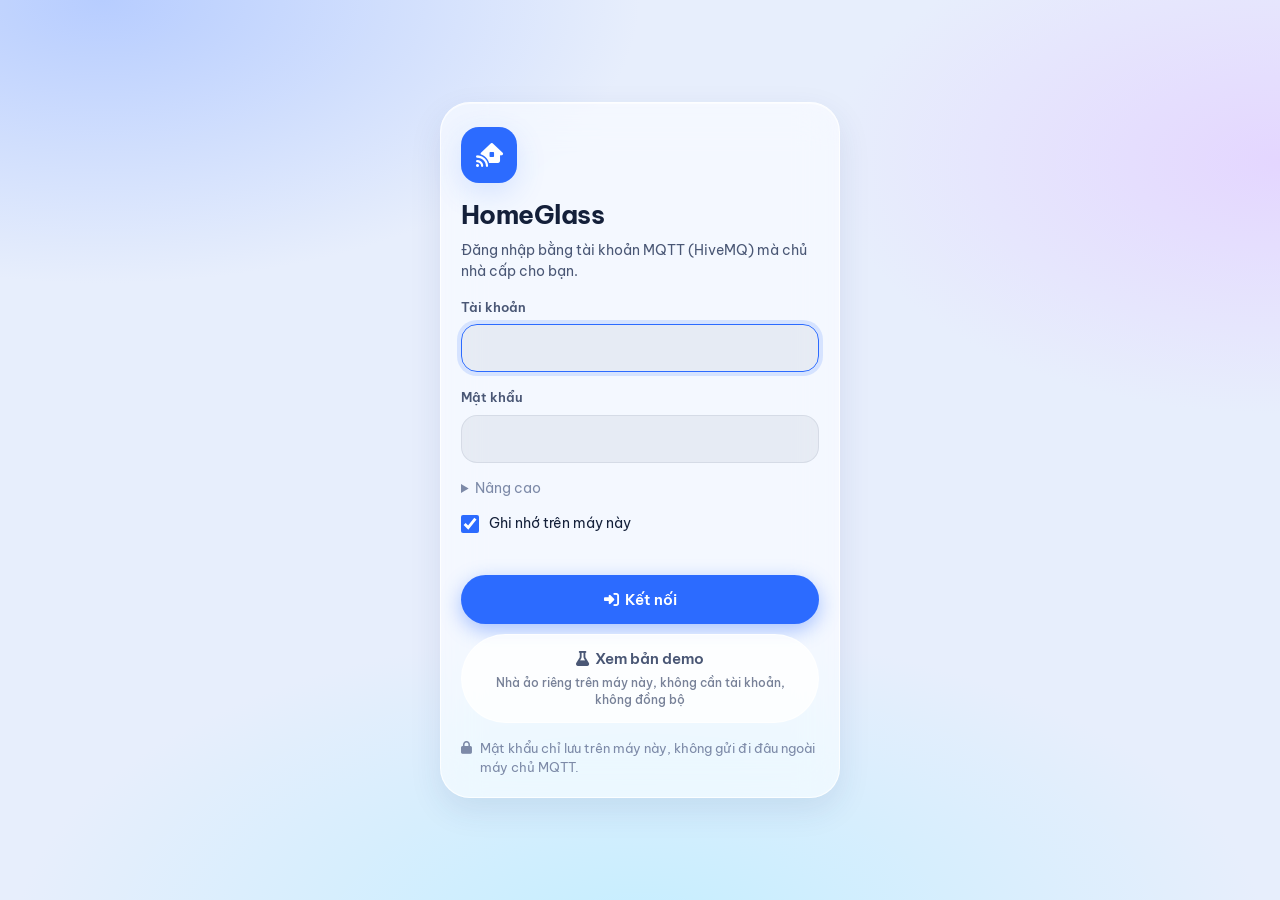
<file: index.html>
<!DOCTYPE html>
<html lang="vi">
<head>
    <meta charset="UTF-8" />
    <meta name="viewport" content="width=device-width, initial-scale=1.0" />
    <title>HomeGlass</title>
    <!-- Trang gốc của GitHub Pages: tự chuyển sang app trong thư mục app/ -->
    <meta http-equiv="refresh" content="0; url=app/" />
    <script>location.replace('app/');</script>
</head>
<body style="font-family: sans-serif; padding: 24px;">
    Đang mở HomeGlass… Nếu không tự chuyển, bấm <a href="app/">vào đây</a>.
</body>
</html>
</file>
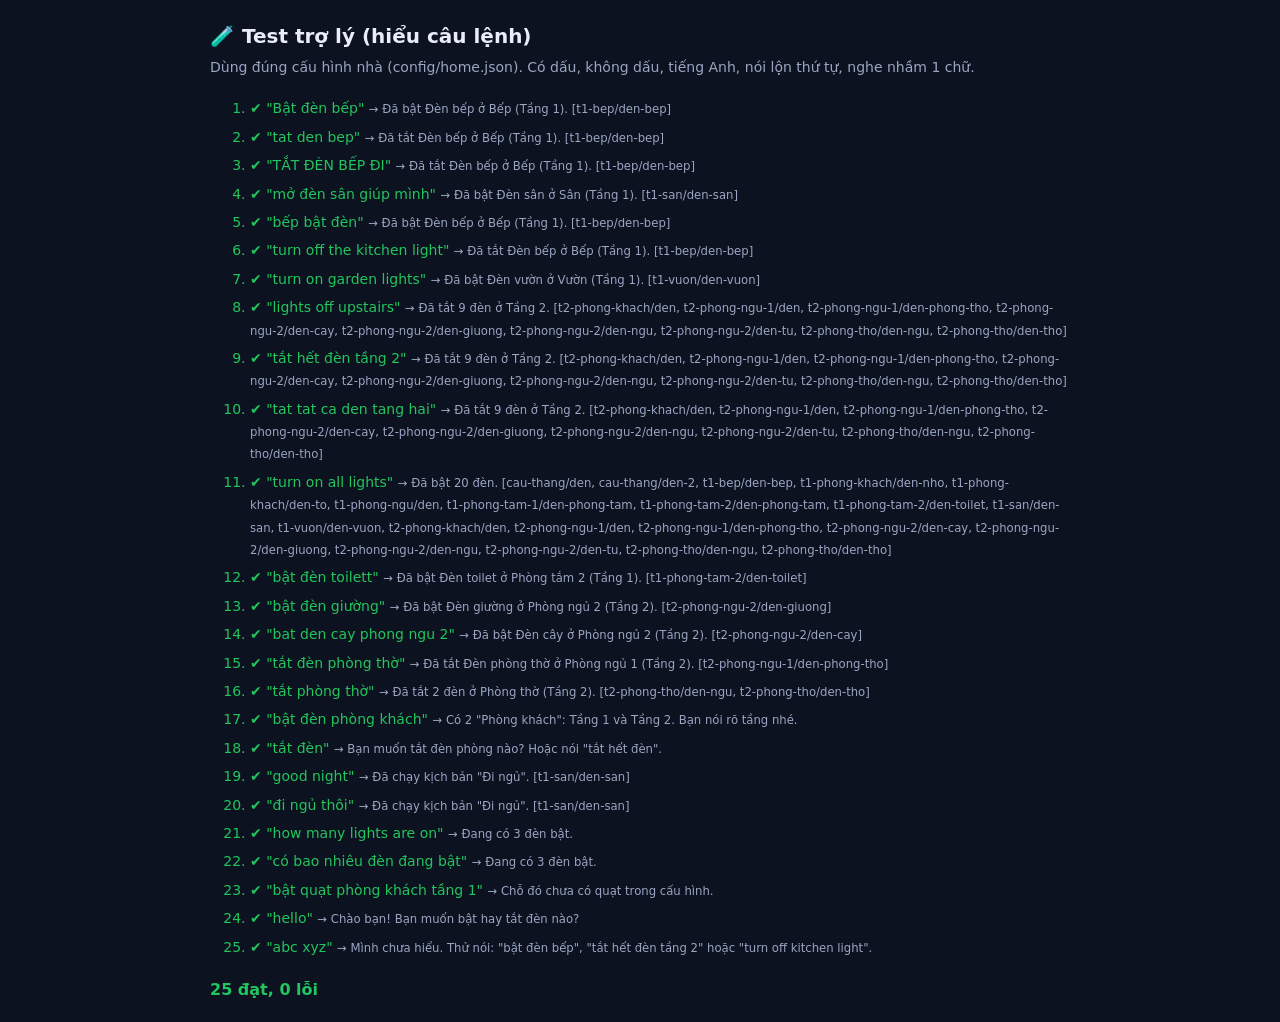
<file: tests/commands.html>
<!DOCTYPE html>
<html lang="vi">
<head>
    <meta charset="UTF-8" />
    <meta name="viewport" content="width=device-width, initial-scale=1" />
    <title>Test trợ lý · HomeGlass</title>
    <style>
        body { font: 14px/1.6 system-ui, sans-serif; background: #0d1220; color: #e8edf8; padding: 20px 16px; max-width: 860px; margin: 0 auto; }
        h1 { font-size: 20px; margin: 0 0 4px; }
        p { color: #9aa6c2; margin: 0 0 16px; }
        li { padding: 3px 0; }
        small { color: #9aa6c2; }
        .pass { color: #22c55e; } .fail { color: #ef4444; font-weight: 600; }
        #summary { font-size: 16px; font-weight: 700; margin-top: 16px; }
    </style>
</head>
<body>
    <h1>🧪 Test trợ lý (hiểu câu lệnh)</h1>
    <p>Dùng đúng cấu hình nhà (config/home.json). Có dấu, không dấu, tiếng Anh, nói lộn thứ tự, nghe nhầm 1 chữ.</p>
    <ol id="out"></ol>
    <div id="summary">Đang chạy…</div>

<script type="module">
    import { parseHome } from '../app/js/core/config.js';
    import { interpret } from '../app/js/core/commands.js';

    const home = parseHome(await (await fetch('../config/home.json', { cache: 'no-store' })).json());
    const ctx = {
        home,
        store: { countOn: () => 3 },
        scenes: { list: () => [{ id: 'sleep', name: 'Đi ngủ', actions: [{ key: 't1-san/den-san', on: false }] }, { id: 'home', name: 'Về nhà', actions: [] }] }
    };

    const out = document.getElementById('out');
    let passed = 0, failed = 0;
    // expect: { keys?: [...], on?: bool, scene?: id, ask?: true (hỏi lại / không làm gì), reply?: chữ có trong câu trả lời }
    function check(text, expect) {
        const r = interpret(text, ctx);
        const keys = (r.actions || []).map(a => a.key).sort();
        let ok = true;
        if (expect.keys) ok &&= JSON.stringify(keys) === JSON.stringify([...expect.keys].sort());
        if (expect.count) ok &&= keys.length === expect.count;
        if (expect.on !== undefined) ok &&= (r.actions || []).length > 0 && r.actions.every(a => a.on === expect.on);
        if (expect.scene) ok &&= r.scene?.id === expect.scene;
        if (expect.ask) ok &&= !r.actions;
        if (expect.reply) ok &&= r.reply.includes(expect.reply);
        const li = document.createElement('li');
        li.className = ok ? 'pass' : 'fail';
        li.innerHTML = `${ok ? '✔' : '✘'} "${text}" <small>→ ${r.reply}${keys.length ? ` [${keys.join(', ')}]` : ''}</small>`;
        out.appendChild(li);
        ok ? passed++ : failed++;
    }

    const t2 = home.allDevices.filter(d => d.floor.id === 't2' && d.type === 'light').map(d => d.key);
    const lights = home.allDevices.filter(d => d.type === 'light' || d.type === 'stairs').length;

    check('Bật đèn bếp', { keys: ['t1-bep/den-bep'], on: true });
    check('tat den bep', { keys: ['t1-bep/den-bep'], on: false });
    check('TẮT ĐÈN BẾP ĐI', { keys: ['t1-bep/den-bep'], on: false });
    check('mở đèn sân giúp mình', { keys: ['t1-san/den-san'], on: true });
    check('bếp bật đèn', { keys: ['t1-bep/den-bep'], on: true });
    check('turn off the kitchen light', { keys: ['t1-bep/den-bep'], on: false });
    check('turn on garden lights', { keys: ['t1-vuon/den-vuon'], on: true });
    check('lights off upstairs', { keys: t2, on: false });
    check('tắt hết đèn tầng 2', { keys: t2, on: false });
    check('tat tat ca den tang hai', { keys: t2, on: false });
    check('turn on all lights', { count: lights, on: true });
    check('bật đèn toilett', { keys: ['t1-phong-tam-2/den-toilet'], on: true });
    check('bật đèn giường', { keys: ['t2-phong-ngu-2/den-giuong'], on: true });
    check('bat den cay phong ngu 2', { keys: ['t2-phong-ngu-2/den-cay'], on: true });
    // "Đèn phòng thờ" là TÊN 1 đèn ở Phòng ngủ 1 -> hiểu là đèn đó; muốn cả phòng Phòng thờ thì nói "tắt phòng thờ"
    check('tắt đèn phòng thờ', { keys: ['t2-phong-ngu-1/den-phong-tho'], on: false });
    check('tắt phòng thờ', { keys: ['t2-phong-tho/den-ngu', 't2-phong-tho/den-tho'], on: false });
    check('bật đèn phòng khách', { ask: true, reply: 'tầng' });
    check('tắt đèn', { ask: true, reply: 'phòng nào' });
    check('good night', { scene: 'sleep' });
    check('đi ngủ thôi', { scene: 'sleep' });
    check('how many lights are on', { ask: true, reply: '3 đèn' });
    check('có bao nhiêu đèn đang bật', { ask: true, reply: '3 đèn' });
    check('bật quạt phòng khách tầng 1', { ask: true, reply: 'quạt' });
    check('hello', { ask: true, reply: 'Chào' });
    check('abc xyz', { ask: true });

    const s = document.getElementById('summary');
    s.textContent = `${passed} đạt, ${failed} lỗi`;
    s.className = failed ? 'fail' : 'pass';
    window.TEST_RESULT = { passed, failed };
</script>
</body>
</html>
</file>
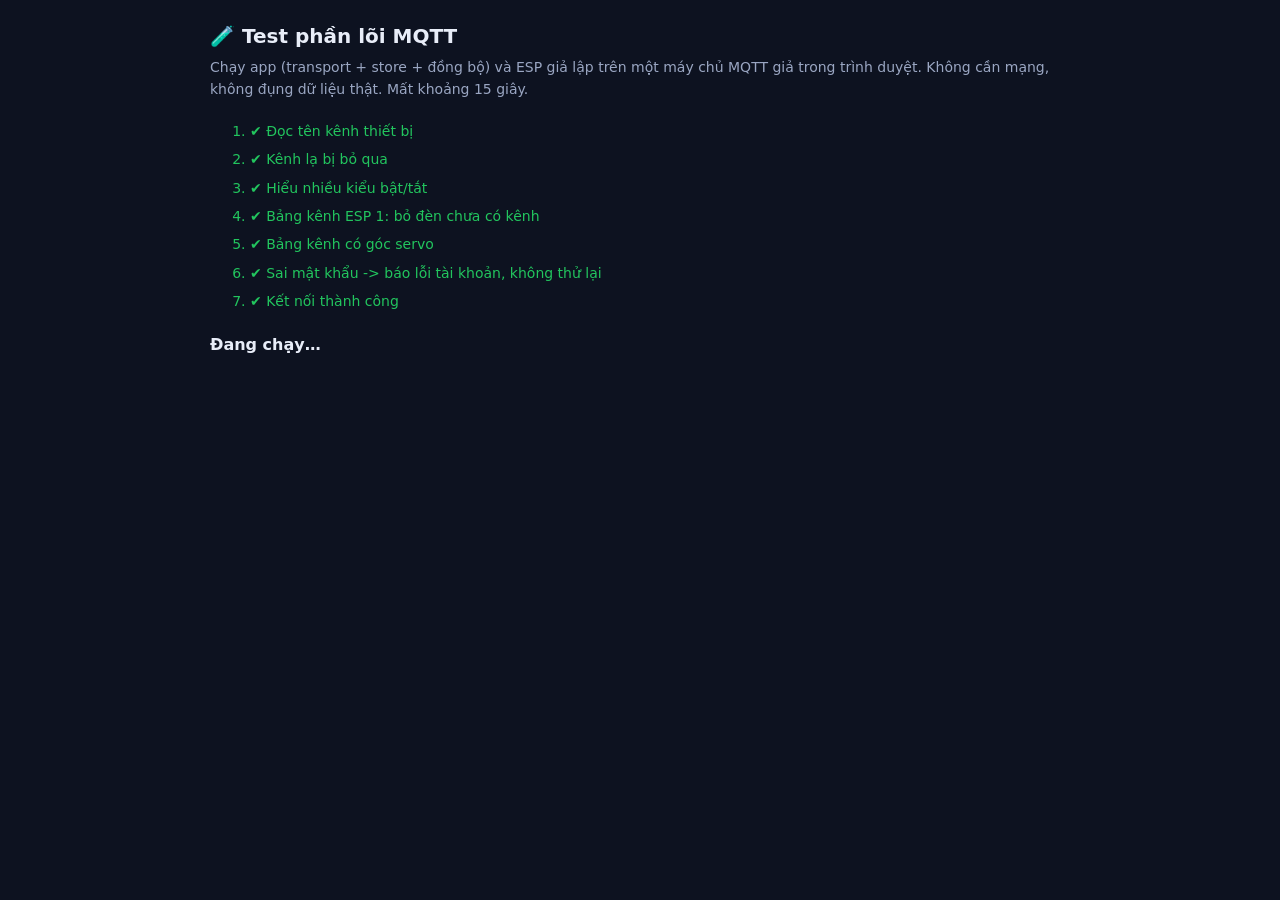
<file: tests/mqtt.html>
<!DOCTYPE html>
<html lang="vi">
<head>
    <meta charset="UTF-8" />
    <meta name="viewport" content="width=device-width, initial-scale=1" />
    <title>Test phần lõi MQTT · HomeGlass</title>
    <style>
        body { font: 14px/1.6 system-ui, sans-serif; background: #0d1220; color: #e8edf8; padding: 20px 16px; max-width: 860px; margin: 0 auto; }
        h1 { font-size: 20px; margin: 0 0 4px; }
        p { color: #9aa6c2; margin: 0 0 16px; }
        li { padding: 3px 0; }
        .pass { color: #22c55e; } .fail { color: #ef4444; font-weight: 600; }
        #summary { font-size: 16px; font-weight: 700; margin-top: 16px; }
    </style>
</head>
<body>
    <h1>🧪 Test phần lõi MQTT</h1>
    <p>Chạy app (transport + store + đồng bộ) và ESP giả lập trên một máy chủ MQTT giả trong trình duyệt. Không cần mạng, không đụng dữ liệu thật. Mất khoảng 15 giây.</p>
    <ol id="out"></ol>
    <div id="summary">Đang chạy…</div>

<script type="module">
    import { createFakeBroker } from './fake-broker.js';
    import { parseHome } from '../app/js/core/config.js';
    import { createStore } from '../app/js/core/store.js';
    import { createSync } from '../app/js/core/sync.js';
    import { createMqttTransport } from '../app/js/transport/mqtt.js';
    import { buildNodeConfigs, parseTopic, readOn } from '../app/js/core/protocol.js';
    import { getErrors } from '../app/js/core/errlog.js';
    import { createEspSim } from '../tools/esp-sim.js';

    // Test ghi nhật ký lỗi (cố tình sai mật khẩu...) -> trả lại nhật ký cũ của app khi xong
    const savedErrlog = localStorage.getItem('hg.errlog');

    const out = document.getElementById('out');
    let passed = 0, failed = 0;
    function check(name, ok, detail = '') {
        const li = document.createElement('li');
        li.className = ok ? 'pass' : 'fail';
        li.textContent = `${ok ? '✔' : '✘'} ${name}${!ok && detail ? ' - ' + detail : ''}`;
        out.appendChild(li);
        ok ? passed++ : failed++;
    }
    const sleep = ms => new Promise(r => setTimeout(r, ms));
    async function until(cond, ms = 3000) {
        const end = Date.now() + ms;
        while (Date.now() < end) { if (cond()) return true; await sleep(20); }
        return cond();
    }
    const memory = () => { const m = new Map(); return { getItem: k => m.get(k) ?? null, setItem: (k, v) => m.set(k, String(v)) }; };

    const RAW = {
        home: 'Nhà test',
        nodes: [{ id: 0, name: 'Trung tâm' }, { id: 1, name: 'ESP 1' }, { id: 2, name: 'ESP 2' }],
        floors: [{ id: 't1', name: 'Tầng 1', rooms: [{ id: 'r1', name: 'Phòng 1', node: 1, devices: [
            { id: 'd1', name: 'Đèn 1', type: 'light', actuator: 'servo', ch: 0, servo: { on: 40 } },
            { id: 'd2', name: 'Đèn 2', type: 'light', actuator: 'relay', ch: 1 },
            { id: 'd3', name: 'Đèn 3', type: 'light', actuator: 'servo', ch: null }
        ] }] }]
    };

    function fakeScenes() {
        let list = []; const fns = new Set();
        return {
            exportCustom: () => list, importCustom(l) { list = l; fns.forEach(f => f()); },
            get: id => list.find(s => s.id === id), onChange(f) { fns.add(f); },
            _set(l) { list = l; fns.forEach(f => f()); }
        };
    }
    function fakeSchedules() {
        let list = []; const fns = new Set();
        return { list: () => list, importAll(l) { list = l; fns.forEach(f => f()); }, onChange(f) { fns.add(f); } };
    }

    function phone(name, broker, raw) {
        let home = parseHome(raw);
        const transport = createMqttTransport({ url: 'wss://fake/mqtt', username: 'app', password: 'pw' });
        const store = createStore(home, transport);
        const events = [];
        store.subscribe(e => events.push(e));
        const scenes = fakeScenes();
        const schedules = fakeSchedules();
        const remote = [];
        const sync = createSync({
            docs: transport.docs, scenes, schedules, by: name, storage: memory(),
            app: {
                home: () => home,
                applyRemoteHome(data) { home = parseHome(data); store.syncHome(home); remote.push(data); }
            }
        });
        return {
            transport, store, events, scenes, schedules, sync, remote,
            get home() { return home; },
            edit(fn) { const r = structuredClone(home.raw); fn(r); home = parseHome(r); store.syncHome(home); sync.configChanged(); }
        };
    }

    try {
        const broker = createFakeBroker({ users: { app: 'pw', esp: 'esp-pw' } });
        window.Paho = broker.Paho; // transport dùng máy chủ giả thay cho thư viện thật

        // ---------- Giao thức ----------
        check('Đọc tên kênh thiết bị', JSON.stringify(parseTopic('hg/dev/r1/d1/state')) === JSON.stringify({ kind: 'dev', key: 'r1/d1', what: 'state' }));
        check('Kênh lạ bị bỏ qua', parseTopic('khac/abc') === null && parseTopic('hg/dev/x') === null);
        check('Hiểu nhiều kiểu bật/tắt', readOn({ value: 'ON' }) === true && readOn({ on: 0 }) === false && readOn({ value: 'abc' }) === null);
        const tables = buildNodeConfigs(parseHome(RAW), 5);
        const t1 = tables.get(1).devices;
        check('Bảng kênh ESP 1: bỏ đèn chưa có kênh', t1.length === 2 && !t1.some(d => d.k === 'r1/d3'));
        check('Bảng kênh có góc servo', t1[0].a === 'servo' && t1[0].on === 40 && t1[0].off === 180 && t1[0].rest === 90); // góc chưa ghi -> mặc định 0/180/90

        // ---------- Đăng nhập ----------
        const bad = createMqttTransport({ url: 'wss://fake/mqtt', username: 'app', password: 'sai' });
        bad.open();
        const badResult = await bad.firstConnect.then(() => 'ok', e => e);
        check('Sai mật khẩu -> báo lỗi tài khoản, không thử lại', badResult?.auth === true);
        bad.close();

        // ---------- Điện thoại A lần đầu: gửi cấu hình lên máy chủ ----------
        const A = phone('A', broker, RAW);
        check('Kết nối thành công', await until(() => A.store.status() === 'online'));
        check('Gửi cấu hình nhà lên máy chủ (giữ lại)', await until(() => broker.retained.has('hg/home/config')));
        check('Gửi bảng kênh cho từng ESP', await until(() => broker.retained.has('hg/node/1/config') && broker.retained.has('hg/node/2/config')));
        check('Bản đầu tiên có rev = 1', JSON.parse(broker.retained.get('hg/home/config')).rev === 1);

        // ---------- ESP giả lập ----------
        const sim = createEspSim(broker.Paho, { url: 'wss://fake/mqtt', username: 'esp', password: 'esp-pw' });
        sim.connect();
        check('ESP nhận bảng kênh', await until(() => sim.tables.get(1)?.length === 2));
        check('App nhận trạng thái đèn từ ESP', await until(() => A.store.get('r1/d1').on === false && A.store.get('r1/d2').on === false));
        check('App biết ESP 1 online', await until(() => A.store.node(1).online === true));

        A.store.set('r1/d1', true);
        check('Bấm -> chờ xác nhận (pending)', A.store.get('r1/d1').pending === true);
        check('ESP xác nhận -> đèn bật', await until(() => A.store.get('r1/d1').on === true && !A.store.get('r1/d1').pending));

        A.events.length = 0;
        A.store.set('r1/d3', true);
        check('Đèn chưa gán kênh -> báo ngay, không gửi', A.events.some(e => e.type === 'unassigned') && !A.store.get('r1/d3').pending);

        sim.wallSwitch('r1/d2');
        check('Bấm công tắc tường -> app cập nhật', await until(() => A.store.get('r1/d2').on === true));

        // ---------- Tin nhắn hỏng / phiên bản mới ----------
        broker.publish('hg/dev/r1/d2/state', '{{hỏng');
        await sleep(30);
        check('Tin hỏng không làm sập, giữ nguyên trạng thái', A.store.get('r1/d2').on === true);
        broker.publish('hg/dev/r1/d2/state', '{"v":9,"on":false,"moi":1}');
        check('Giao thức mới hơn: vẫn đọc được + ghi cảnh báo', await until(() => A.store.get('r1/d2').on === false) && getErrors().some(e => e.where === 'Giao thức'));
        broker.publish('hg/node/1/log', '{"v":1,"msg":"Servo kênh 0 kẹt"}');
        check('Lỗi từ ESP vào nhật ký lỗi của app', await until(() => getErrors().some(e => e.where === 'ESP 1' && e.message.includes('kẹt'))));

        // ---------- ESP phòng chết ----------
        sim.setDead(1, true);
        check('ESP rút điện -> app biết offline', await until(() => A.store.node(1).online === false));
        A.events.length = 0;
        A.store.set('r1/d1', false);
        check('Bấm đèn của ESP chết -> hết 4 giây báo không phản hồi', await until(() => A.events.some(e => e.type === 'timeout'), 5000));
        sim.setDead(1, false);
        check('Cắm lại -> online', await until(() => A.store.node(1).online === true));

        // ---------- App rớt mạng ----------
        const appClient = [...broker.clients].find(c => c.clientId.startsWith('hg-app'));
        appClient._drop();
        check('Rớt mạng -> trạng thái offline', await until(() => A.store.status() === 'offline'));
        A.events.length = 0;
        A.store.set('r1/d2', true);
        check('Bấm lúc mất mạng -> báo ngay, KHÔNG xếp hàng lệnh', A.events.some(e => e.type === 'offline') && !A.store.get('r1/d2').pending);
        check('Tự kết nối lại', await until(() => A.store.status() === 'online', 4000));
        check('Kết nối lại vẫn điều khiển được', A.store.set('r1/d2', true) && await until(() => A.store.get('r1/d2').on === true));

        // ---------- Điện thoại B: lấy cấu hình từ máy chủ ----------
        const rawB = structuredClone(RAW); rawB.home = 'Bản cũ trên máy B';
        const B = phone('B', broker, rawB);
        check('Máy mới đăng nhập -> lấy cấu hình trên máy chủ', await until(() => B.remote.length === 1 && B.home.name === 'Nhà test', 4000));
        check('Máy mới thấy đúng trạng thái đèn', await until(() => B.store.get('r1/d1').on === A.store.get('r1/d1').on));

        // ---------- Sửa trên A -> B tự cập nhật, ESP nhận bảng kênh mới ----------
        A.edit(r => { r.floors[0].rooms[0].devices[2].ch = 2; });
        check('Sửa trên máy A -> máy B tự cập nhật', await until(() => B.home.devices.get('r1/d3').ch === 2));
        check('ESP nhận bảng kênh mới (3 thiết bị)', await until(() => sim.tables.get(1)?.length === 3));
        A.edit(r => { r.nodes = r.nodes.filter(n => n.id !== 2); });
        check('Xóa ESP 2 -> xóa bảng kênh của nó trên máy chủ', await until(() => !broker.retained.has('hg/node/2/config')));

        A.scenes._set([{ id: 'c-1', name: 'Đi ngủ', icon: 'fa-moon', actions: [{ key: 'r1/d1', on: false }] }]);
        check('Kịch bản tự tạo đồng bộ sang máy B', await until(() => B.scenes.exportCustom()[0]?.name === 'Đi ngủ'));

        // ---------- Cấu hình hỏng từ máy khác ----------
        broker.publish('hg/home/config', JSON.stringify({ v: 1, rev: Date.now() + 99999, data: { floors: 'hỏng' } }), true);
        await sleep(100);
        check('Cấu hình hỏng từ máy khác -> bỏ qua, giữ bản đang dùng', B.home.devices.has('r1/d1') && getErrors().some(e => e.where.includes('Nhận "config"')));

        // ---------- ESP trung tâm rớt mạng: di chúc ----------
        sim.client._drop();
        check('ESP trung tâm rớt mạng -> máy chủ báo offline (LWT)', await until(() => A.store.node(0).online === false));

        A.transport.close(); B.transport.close(); sim.disconnect();
    } catch (e) {
        check('Lỗi không mong đợi', false, e.stack || e.message);
    } finally {
        if (savedErrlog === null) localStorage.removeItem('hg.errlog'); else localStorage.setItem('hg.errlog', savedErrlog);
        const s = document.getElementById('summary');
        s.textContent = `${passed} đạt, ${failed} lỗi`;
        s.className = failed ? 'fail' : 'pass';
        window.TEST_RESULT = { passed, failed };
    }
</script>
</body>
</html>
</file>
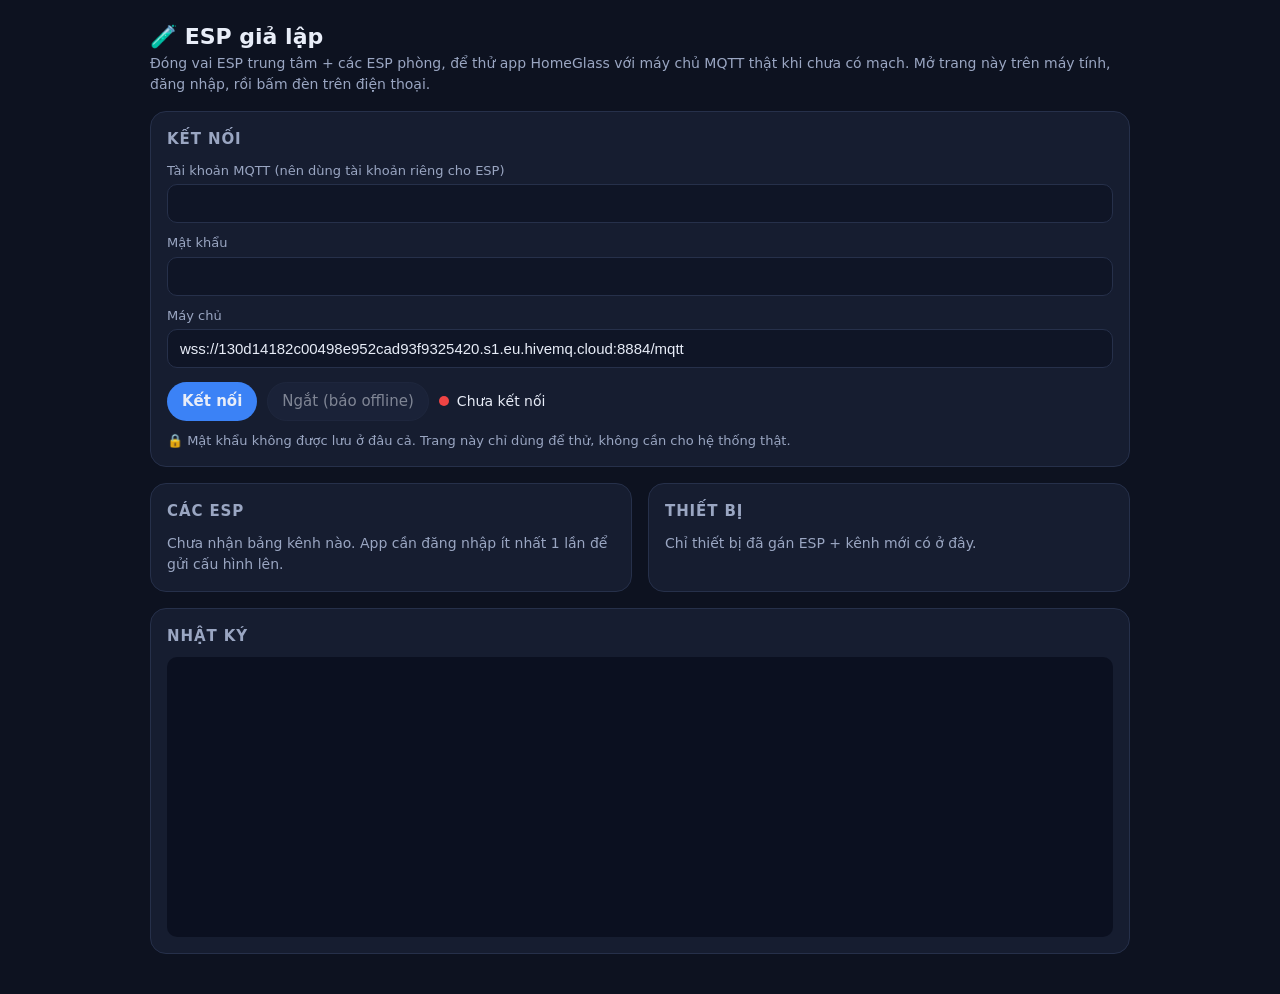
<file: tools/esp-gia-lap.html>
<!DOCTYPE html>
<html lang="vi">
<head>
    <meta charset="UTF-8" />
    <meta name="viewport" content="width=device-width, initial-scale=1" />
    <title>ESP giả lập · HomeGlass</title>
    <link rel="icon" href="data:image/svg+xml,%3Csvg xmlns='http://www.w3.org/2000/svg' viewBox='0 0 64 64'%3E%3Crect width='64' height='64' rx='16' fill='%23f59e0b'/%3E%3Cpath d='M20 18h24v28H20z' fill='none' stroke='white' stroke-width='5'/%3E%3C/svg%3E" />
    <style>
        :root {
            --bg: #0d1220; --card: #161d30; --line: #26304a; --text: #e8edf8; --text-2: #9aa6c2;
            --accent: #3b82f6; --ok: #22c55e; --bad: #ef4444; --warn: #f59e0b;
            color-scheme: dark;
        }
        * { box-sizing: border-box; margin: 0; }
        body { background: var(--bg); color: var(--text); font: 15px/1.5 system-ui, -apple-system, 'Segoe UI', sans-serif; padding: 20px 16px 40px; }
        main { max-width: 980px; margin: 0 auto; display: grid; gap: 16px; }
        h1 { font-size: 22px; }
        h2 { font-size: 15px; margin-bottom: 10px; color: var(--text-2); text-transform: uppercase; letter-spacing: .06em; }
        .sub { color: var(--text-2); font-size: 14px; }
        .card { background: var(--card); border: 1px solid var(--line); border-radius: 16px; padding: 16px; }
        .grid { display: grid; gap: 16px; grid-template-columns: repeat(auto-fit, minmax(300px, 1fr)); }
        label { display: block; font-size: 13px; color: var(--text-2); margin-top: 10px; }
        input { width: 100%; margin-top: 4px; padding: 10px 12px; border-radius: 10px; border: 1px solid var(--line); background: #0f1526; color: var(--text); font-size: 15px; }
        button { font: inherit; border: 1px solid var(--line); background: #1e2740; color: var(--text); border-radius: 999px; padding: 7px 14px; cursor: pointer; }
        button:hover { border-color: var(--accent); }
        button.primary { background: var(--accent); border-color: transparent; font-weight: 600; }
        button:disabled { opacity: .5; cursor: default; }
        .row { display: flex; align-items: center; gap: 10px; padding: 8px 0; border-top: 1px solid var(--line); flex-wrap: wrap; }
        .row:first-child { border-top: 0; }
        .row .name { flex: 1 1 160px; }
        .row small { display: block; color: var(--text-2); font-size: 12px; }
        .dot { width: 10px; height: 10px; border-radius: 50%; background: var(--text-2); flex: none; }
        .dot.on { background: #facc15; box-shadow: 0 0 10px #facc15; }
        .dot.ok { background: var(--ok); } .dot.bad { background: var(--bad); }
        #status { display: inline-flex; align-items: center; gap: 8px; font-size: 14px; }
        #log { height: 280px; overflow: auto; font: 12.5px/1.6 ui-monospace, Consolas, monospace; background: #0b1020; border-radius: 10px; padding: 10px; }
        #log .warn { color: var(--warn); } #log .error { color: var(--bad); } #log .ok { color: var(--ok); }
        .empty { color: var(--text-2); font-size: 14px; }
        .note { font-size: 13px; color: var(--text-2); margin-top: 10px; }
    </style>
</head>
<body>
<main>
    <header>
        <h1>🧪 ESP giả lập</h1>
        <p class="sub">Đóng vai ESP trung tâm + các ESP phòng, để thử app HomeGlass với máy chủ MQTT thật khi chưa có mạch.
            Mở trang này trên máy tính, đăng nhập, rồi bấm đèn trên điện thoại.</p>
    </header>

    <section class="card" id="loginCard">
        <h2>Kết nối</h2>
        <form id="form" autocomplete="on">
            <label>Tài khoản MQTT (nên dùng tài khoản riêng cho ESP)<input id="user" autocomplete="username" required /></label>
            <label>Mật khẩu<input id="pass" type="password" autocomplete="current-password" required /></label>
            <label>Máy chủ<input id="url" /></label>
            <p style="margin-top:14px; display:flex; gap:10px; align-items:center; flex-wrap:wrap">
                <button class="primary" id="go" type="submit">Kết nối</button>
                <button id="stop" type="button" disabled>Ngắt (báo offline)</button>
                <span id="status"><span class="dot"></span>Chưa kết nối</span>
            </p>
        </form>
        <p class="note">🔒 Mật khẩu không được lưu ở đâu cả. Trang này chỉ dùng để thử, không cần cho hệ thống thật.</p>
    </section>

    <div class="grid">
        <section class="card">
            <h2>Các ESP</h2>
            <div id="nodes"><p class="empty">Chưa nhận bảng kênh nào. App cần đăng nhập ít nhất 1 lần để gửi cấu hình lên.</p></div>
        </section>
        <section class="card">
            <h2>Thiết bị</h2>
            <div id="devices"><p class="empty">Chỉ thiết bị đã gán ESP + kênh mới có ở đây.</p></div>
        </section>
    </div>

    <section class="card">
        <h2>Nhật ký</h2>
        <div id="log"></div>
    </section>
</main>

<script type="module">
    import { loadPaho, DEFAULT_BROKER } from '../app/js/transport/mqtt.js';
    import { createEspSim } from './esp-sim.js';

    const $ = id => document.getElementById(id);
    const esc = s => String(s).replace(/[&<>"']/g, c => ({ '&': '&amp;', '<': '&lt;', '>': '&gt;', '"': '&quot;', "'": '&#39;' }[c]));
    $('url').value = DEFAULT_BROKER;

    let sim = null;

    function log(text, kind = '') {
        const line = document.createElement('div');
        line.className = kind;
        line.textContent = `[${new Date().toLocaleTimeString('vi-VN')}] ${text}`;
        $('log').prepend(line);
    }

    function draw() {
        const on = sim?.isConnected();
        $('status').innerHTML = `<span class="dot ${on ? 'ok' : 'bad'}"></span>${on ? 'Đang chạy' : 'Chưa kết nối'}`;
        $('go').disabled = !!on;
        $('stop').disabled = !on;
        if (!sim) return;

        const ids = [...sim.tables.keys()].sort((a, b) => a - b);
        $('nodes').innerHTML = ids.length ? ids.map(id => `
            <div class="row">
                <span class="dot ${sim.isDead(id) ? 'bad' : 'ok'}"></span>
                <span class="name">ESP ${id}${id === 0 ? ' (trung tâm)' : ''}<small>${sim.tables.get(id).length} thiết bị</small></span>
                ${id === 0 ? '<small>Muốn giả lập trung tâm rớt mạng: bấm "Ngắt"</small>'
                    : `<button data-dead="${id}">${sim.isDead(id) ? 'Cắm điện lại' : 'Rút điện'}</button>`}
            </div>`).join('') : '<p class="empty">Chưa nhận bảng kênh nào.</p>';

        const states = sim.states();
        const devices = ids.flatMap(id => sim.tables.get(id).map(d => ({ ...d, node: id })));
        $('devices').innerHTML = devices.length ? devices.map(d => `
            <div class="row">
                <span class="dot ${states[d.k] ? 'on' : ''}"></span>
                <span class="name">${esc(d.k)}<small>ESP ${d.node}${d.ch !== undefined ? ` · kênh ${d.ch}` : ''} · ${esc(d.a)}${d.a === 'servo' ? ` (${d.on}° / ${d.off}° / nghỉ ${d.rest}°)` : ''}</small></span>
                <button data-wall="${esc(d.k)}" ${sim.isDead(d.node) ? 'disabled' : ''}>Bấm công tắc tường</button>
            </div>`).join('') : '<p class="empty">Chỉ thiết bị đã gán ESP + kênh mới có ở đây.</p>';
    }

    $('form').addEventListener('submit', async e => {
        e.preventDefault();
        if (sim?.isConnected()) return;
        let Paho;
        try {
            Paho = await loadPaho();
        } catch (err) {
            return log(err.message, 'error');
        }
        sim?.disconnect();
        sim = createEspSim(Paho, {
            url: $('url').value.trim() || DEFAULT_BROKER,
            username: $('user').value.trim(),
            password: $('pass').value,
            log,
            onChange: draw,
            storage: localStorage
        });
        log('Đang kết nối…');
        sim.connect();
    });

    $('stop').addEventListener('click', () => { sim?.disconnect(); log('Đã ngắt (ESP trung tâm báo offline)', 'warn'); });

    document.addEventListener('click', e => {
        const dead = e.target.closest('[data-dead]');
        if (dead) sim.setDead(Number(dead.dataset.dead), !sim.isDead(Number(dead.dataset.dead)));
        const wall = e.target.closest('[data-wall]');
        if (wall) sim.wallSwitch(wall.dataset.wall);
    });

    draw();
</script>
</body>
</html>
</file>
